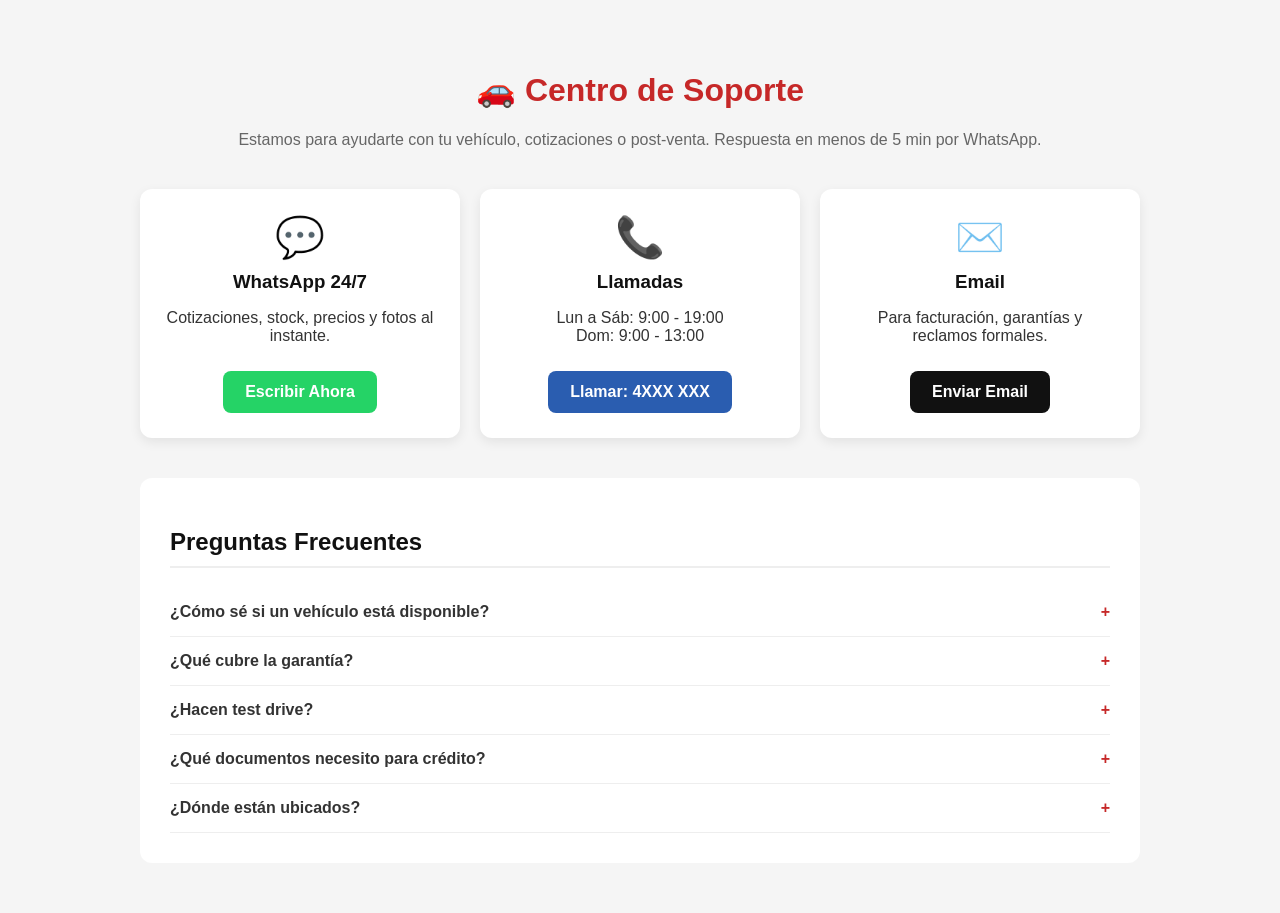
<file: pagina1.html>
<!DOCTYPE html>
<html lang="es-BO">
<head>
<meta charset="UTF-8">
<meta name="viewport" content="width=device-width, initial-scale=1.0">
<title>Soporte - Auto Market Cochabamba</title>
<style>
:root {
  --rojo: #c62828;
  --negro: #111;
  --verde: #25D366;
  --azul: #2a5db0;
}
body {
  font-family: Arial, sans-serif;
  background: #f5f5f5;
  margin: 0;
  color: #333;
}
.container {
  max-width: 1000px;
  margin: 30px auto;
  padding: 20px;
}
h1 {
  text-align: center;
  color: var(--rojo);
  font-size: 32px;
}
.sub {
  text-align: center;
  color: #666;
  margin-bottom: 40px;
}
.grid {
  display: grid;
  grid-template-columns: repeat(auto-fit, minmax(280px, 1fr));
  gap: 20px;
  margin-bottom: 40px;
}
.card {
  background: #fff;
  padding: 25px;
  border-radius: 12px;
  box-shadow: 0 4px 12px rgba(0,0,0,0.08);
  text-align: center;
  transition: 0.3s;
}
.card:hover {
  transform: translateY(-5px);
}
.card h3 { margin: 10px 0; color: var(--negro); }
.icon { font-size: 40px; margin-bottom: 10px; }
.btn {
  display: inline-block;
  padding: 12px 22px;
  border-radius: 8px;
  text-decoration: none;
  font-weight: bold;
  margin-top: 10px;
  color: #fff;
}
.btn-wsp { background: var(--verde); }
.btn-tel { background: var(--azul); }
.btn-mail { background: var(--negro); }

.faq {
  background: #fff;
  padding: 30px;
  border-radius: 12px;
}
.faq h2 { color: var(--negro); border-bottom: 2px solid #eee; padding-bottom: 10px; }
details {
  border-bottom: 1px solid #eee;
  padding: 15px 0;
}
summary {
  font-weight: bold;
  cursor: pointer;
  list-style: none;
}
summary::-webkit-details-marker { display: none; }
summary::after { content: '+'; float: right; color: var(--rojo); }
details[open] summary::after { content: '-'; }
</style>
</head>
<body>
<div class="container">
  <h1>🚗 Centro de Soporte</h1>
  <p class="sub">Estamos para ayudarte con tu vehículo, cotizaciones o post-venta. Respuesta en menos de 5 min por WhatsApp.</p>

  <div class="grid">
    <!-- WhatsApp -->
    <div class="card">
      <div class="icon">💬</div>
      <h3>WhatsApp 24/7</h3>
      <p>Cotizaciones, stock, precios y fotos al instante.</p>
      <a href="https://wa.me/5917XXXXXXX?text=Hola%20Auto%20Market%20Cochabamba%20necesito%20soporte" 
         target="_blank" class="btn btn-wsp">Escribir Ahora</a>
    </div>

    <!-- Teléfono -->
    <div class="card">
      <div class="icon">📞</div>
      <h3>Llamadas</h3>
      <p>Lun a Sáb: 9:00 - 19:00 <br> Dom: 9:00 - 13:00</p>
      <a href="tel:+5914XXXXXXX" class="btn btn-tel">Llamar: 4XXX XXX</a>
    </div>

    <!-- Email -->
    <div class="card">
      <div class="icon">✉️</div>
      <h3>Email</h3>
      <p>Para facturación, garantías y reclamos formales.</p>
      <a href="mailto:soporte@automarketcbba.bo" class="btn btn-mail">Enviar Email</a>
    </div>
  </div>

  <!-- Preguntas Frecuentes -->
  <div class="faq">
    <h2>Preguntas Frecuentes</h2>
    
    <details>
      <summary>¿Cómo sé si un vehículo está disponible?</summary>
      <p>El stock cambia diario. Escríbenos por WhatsApp con el modelo y te confirmamos en minutos + fotos reales.</p>
    </details>

    <details>
      <summary>¿Qué cubre la garantía?</summary>
      <p>Depende de la marca y año. En general cubre motor y caja de fábrica. No cubre choques, mal uso ni falta de mantenimiento. Pídenos la cartilla.</p>
    </details>

    <details>
      <summary>¿Hacen test drive?</summary>
      <p>Sí. Agenda por WhatsApp y ven a nuestro showroom en Cochabamba. Sin compromiso.</p>
    </details>

    <details>
      <summary>¿Qué documentos necesito para crédito?</summary>
      <p>CI, respaldo de ingresos y croquis de domicilio. Te ayudamos con todo el trámite con bancos aliados.</p>
    </details>

    <details>
      <summary>¿Dónde están ubicados?</summary>
      <p>En Cochabamba, Bolivia. Te enviamos la ubicación exacta por WhatsApp al coordinar tu visita.</p>
    </details>
  </div>
</div>
</body>
</html>
</file>
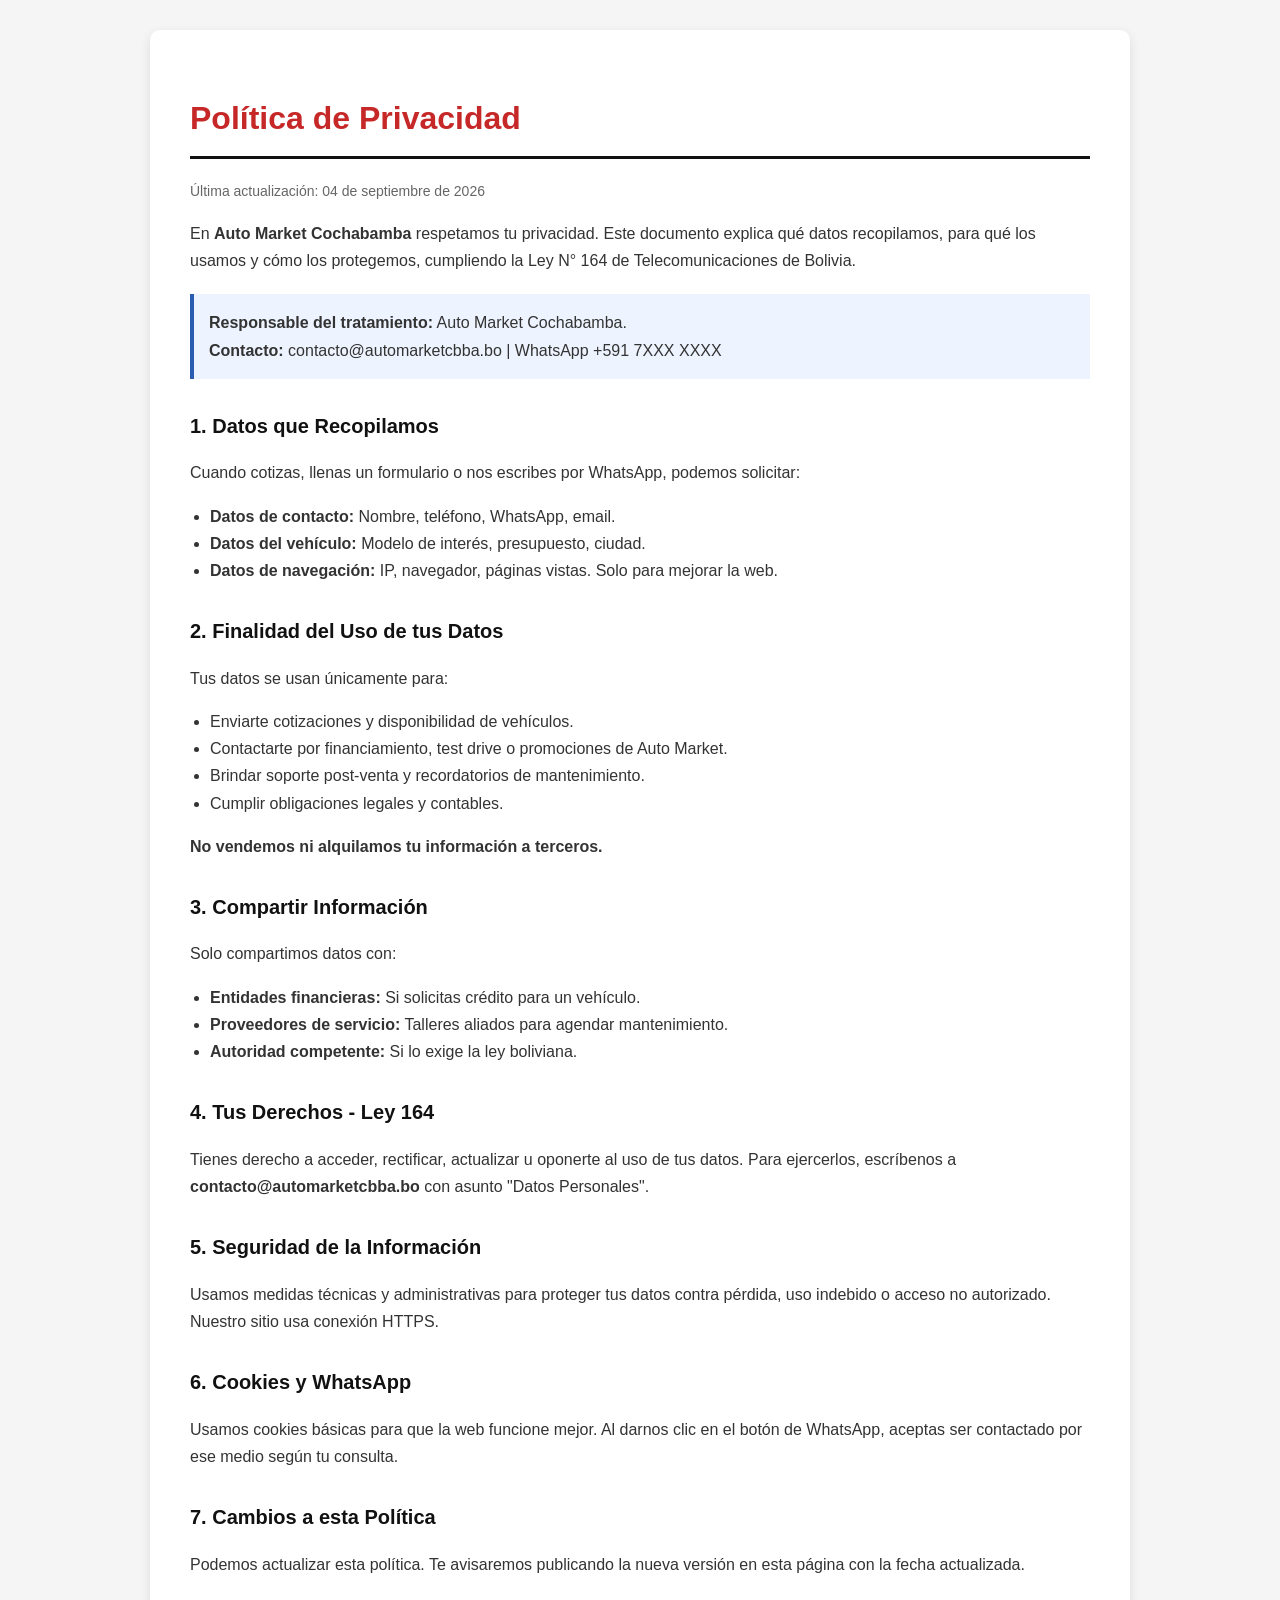
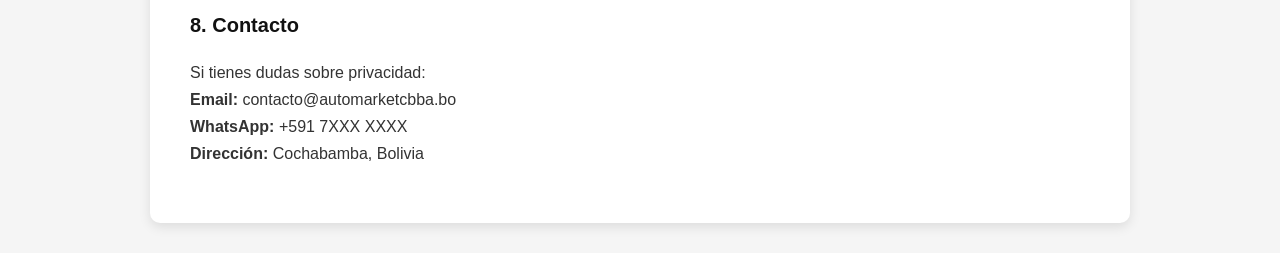
<file: pagina2.html>
<!DOCTYPE html>
<html lang="es-BO">
<head>
<meta charset="UTF-8">
<meta name="viewport" content="width=device-width, initial-scale=1.0">
<title>Política de Privacidad - Auto Market Cochabamba</title>
<style>
body {
  font-family: Arial, sans-serif;
  background: #f5f5f5;
  color: #333;
  line-height: 1.7;
  margin: 0;
  padding: 0;
}
.container {
  max-width: 900px;
  background: #fff;
  margin: 30px auto;
  padding: 40px;
  border-radius: 10px;
  box-shadow: 0 4px 12px rgba(0,0,0,0.1);
}
h1 {
  color: #c62828; /* Rojo Auto */
  border-bottom: 3px solid #111;
  padding-bottom: 10px;
}
h2 {
  color: #111;
  margin-top: 30px;
  font-size: 20px;
}
ul { padding-left: 20px; }
.fecha { color: #666; font-size: 14px; }
.box-ley {
  background: #eef4ff;
  border-left: 4px solid #2a5db0;
  padding: 15px;
  margin: 20px 0;
}
</style>
</head>
<body>
<div class="container">
  <h1>Política de Privacidad</h1>
  <p class="fecha">Última actualización: 04 de septiembre de 2026</p>
  
  <p>En <strong>Auto Market Cochabamba</strong> respetamos tu privacidad. Este documento explica qué datos recopilamos, para qué los usamos y cómo los protegemos, cumpliendo la Ley N° 164 de Telecomunicaciones de Bolivia.</p>

  <div class="box-ley">
    <strong>Responsable del tratamiento:</strong> Auto Market Cochabamba. 
    <br><strong>Contacto:</strong> contacto@automarketcbba.bo | WhatsApp +591 7XXX XXXX
  </div>

  <h2>1. Datos que Recopilamos</h2>
  <p>Cuando cotizas, llenas un formulario o nos escribes por WhatsApp, podemos solicitar:</p>
  <ul>
    <li><strong>Datos de contacto:</strong> Nombre, teléfono, WhatsApp, email.</li>
    <li><strong>Datos del vehículo:</strong> Modelo de interés, presupuesto, ciudad.</li>
    <li><strong>Datos de navegación:</strong> IP, navegador, páginas vistas. Solo para mejorar la web.</li>
  </ul>

  <h2>2. Finalidad del Uso de tus Datos</h2>
  <p>Tus datos se usan únicamente para:</p>
  <ul>
    <li>Enviarte cotizaciones y disponibilidad de vehículos.</li>
    <li>Contactarte por financiamiento, test drive o promociones de Auto Market.</li>
    <li>Brindar soporte post-venta y recordatorios de mantenimiento.</li>
    <li>Cumplir obligaciones legales y contables.</li>
  </ul>
  <p><strong>No vendemos ni alquilamos tu información a terceros.</strong></p>

  <h2>3. Compartir Información</h2>
  <p>Solo compartimos datos con:</p>
  <ul>
    <li><strong>Entidades financieras:</strong> Si solicitas crédito para un vehículo.</li>
    <li><strong>Proveedores de servicio:</strong> Talleres aliados para agendar mantenimiento.</li>
    <li><strong>Autoridad competente:</strong> Si lo exige la ley boliviana.</li>
  </ul>

  <h2>4. Tus Derechos - Ley 164</h2>
  <p>Tienes derecho a acceder, rectificar, actualizar u oponerte al uso de tus datos. Para ejercerlos, escríbenos a <strong>contacto@automarketcbba.bo</strong> con asunto "Datos Personales".</p>

  <h2>5. Seguridad de la Información</h2>
  <p>Usamos medidas técnicas y administrativas para proteger tus datos contra pérdida, uso indebido o acceso no autorizado. Nuestro sitio usa conexión HTTPS.</p>

  <h2>6. Cookies y WhatsApp</h2>
  <p>Usamos cookies básicas para que la web funcione mejor. Al darnos clic en el botón de WhatsApp, aceptas ser contactado por ese medio según tu consulta.</p>

  <h2>7. Cambios a esta Política</h2>
  <p>Podemos actualizar esta política. Te avisaremos publicando la nueva versión en esta página con la fecha actualizada.</p>

  <h2>8. Contacto</h2>
  <p>Si tienes dudas sobre privacidad: 
  <br><strong>Email:</strong> contacto@automarketcbba.bo
  <br><strong>WhatsApp:</strong> +591 7XXX XXXX
  <br><strong>Dirección:</strong> Cochabamba, Bolivia</p>

</div>
</body>
</html>
</file>
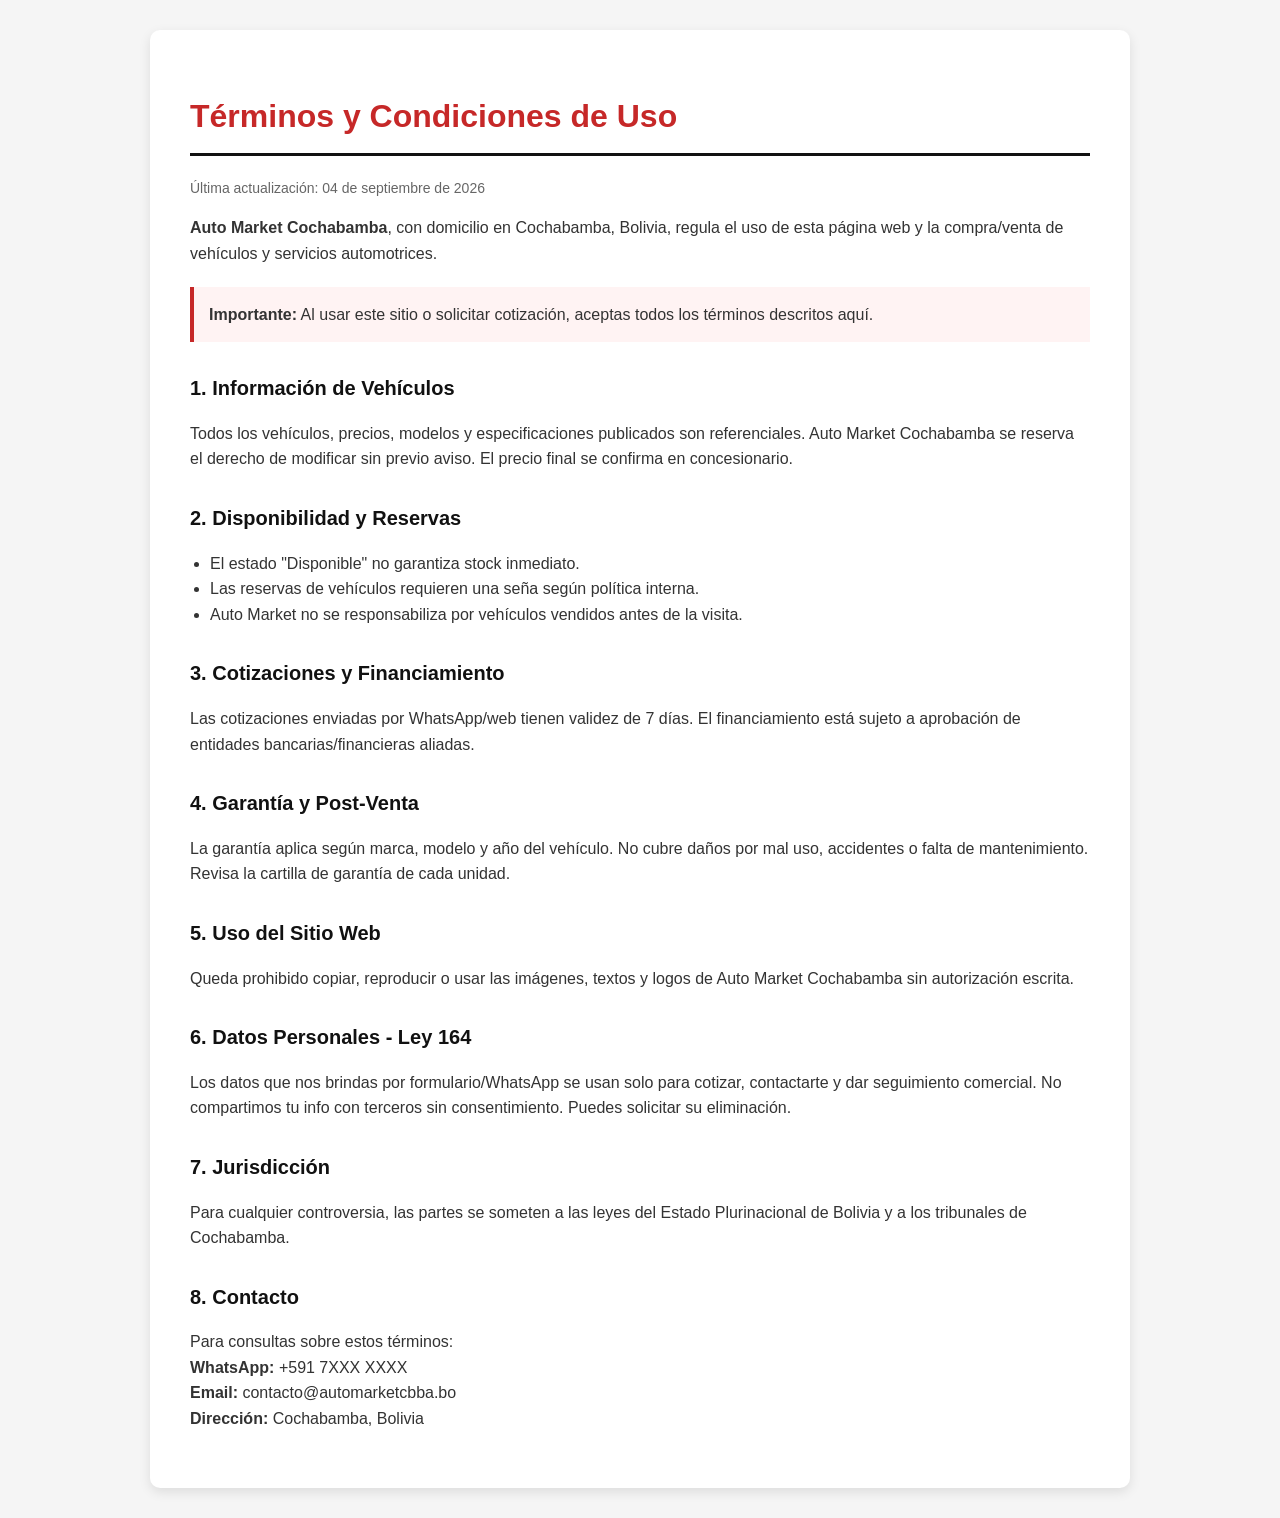
<file: pagina3.html>
<!DOCTYPE html>
<html lang="es-BO">
<head>
<meta charset="UTF-8">
<meta name="viewport" content="width=device-width, initial-scale=1.0">
<title>Términos y Condiciones - Auto Market Cochabamba</title>
<style>
body {
  font-family: Arial, sans-serif;
  background: #f5f5f5;
  color: #333;
  line-height: 1.6;
  margin: 0;
  padding: 0;
}
.container {
  max-width: 900px;
  background: #fff;
  margin: 30px auto;
  padding: 40px;
  border-radius: 10px;
  box-shadow: 0 4px 12px rgba(0,0,0,0.1);
}
h1 {
  color: #c62828; /* Rojo Auto */
  border-bottom: 3px solid #111;
  padding-bottom: 10px;
}
h2 {
  color: #111;
  margin-top: 30px;
  font-size: 20px;
}
ul { padding-left: 20px; }
.fecha { color: #666; font-size: 14px; }
.destacado {
  background: #fff3f3;
  border-left: 4px solid #c62828;
  padding: 15px;
  margin: 20px 0;
}
</style>
</head>
<body>
<div class="container">
  <h1>Términos y Condiciones de Uso</h1>
  <p class="fecha">Última actualización: 04 de septiembre de 2026</p>
  <p><strong>Auto Market Cochabamba</strong>, con domicilio en Cochabamba, Bolivia, regula el uso de esta página web y la compra/venta de vehículos y servicios automotrices.</p>

  <div class="destacado">
    <strong>Importante:</strong> Al usar este sitio o solicitar cotización, aceptas todos los términos descritos aquí.
  </div>

  <h2>1. Información de Vehículos</h2>
  <p>Todos los vehículos, precios, modelos y especificaciones publicados son referenciales. Auto Market Cochabamba se reserva el derecho de modificar sin previo aviso. El precio final se confirma en concesionario.</p>

  <h2>2. Disponibilidad y Reservas</h2>
  <ul>
    <li>El estado "Disponible" no garantiza stock inmediato.</li>
    <li>Las reservas de vehículos requieren una seña según política interna.</li>
    <li>Auto Market no se responsabiliza por vehículos vendidos antes de la visita.</li>
  </ul>

  <h2>3. Cotizaciones y Financiamiento</h2>
  <p>Las cotizaciones enviadas por WhatsApp/web tienen validez de 7 días. El financiamiento está sujeto a aprobación de entidades bancarias/financieras aliadas.</p>

  <h2>4. Garantía y Post-Venta</h2>
  <p>La garantía aplica según marca, modelo y año del vehículo. No cubre daños por mal uso, accidentes o falta de mantenimiento. Revisa la cartilla de garantía de cada unidad.</p>

  <h2>5. Uso del Sitio Web</h2>
  <p>Queda prohibido copiar, reproducir o usar las imágenes, textos y logos de Auto Market Cochabamba sin autorización escrita.</p>

  <h2>6. Datos Personales - Ley 164</h2>
  <p>Los datos que nos brindas por formulario/WhatsApp se usan solo para cotizar, contactarte y dar seguimiento comercial. No compartimos tu info con terceros sin consentimiento. Puedes solicitar su eliminación.</p>

  <h2>7. Jurisdicción</h2>
  <p>Para cualquier controversia, las partes se someten a las leyes del Estado Plurinacional de Bolivia y a los tribunales de Cochabamba.</p>

  <h2>8. Contacto</h2>
  <p>Para consultas sobre estos términos: 
  <br><strong>WhatsApp:</strong> +591 7XXX XXXX
  <br><strong>Email:</strong> contacto@automarketcbba.bo
  <br><strong>Dirección:</strong> Cochabamba, Bolivia</p>

</div>
</body>
</html>
</file>
